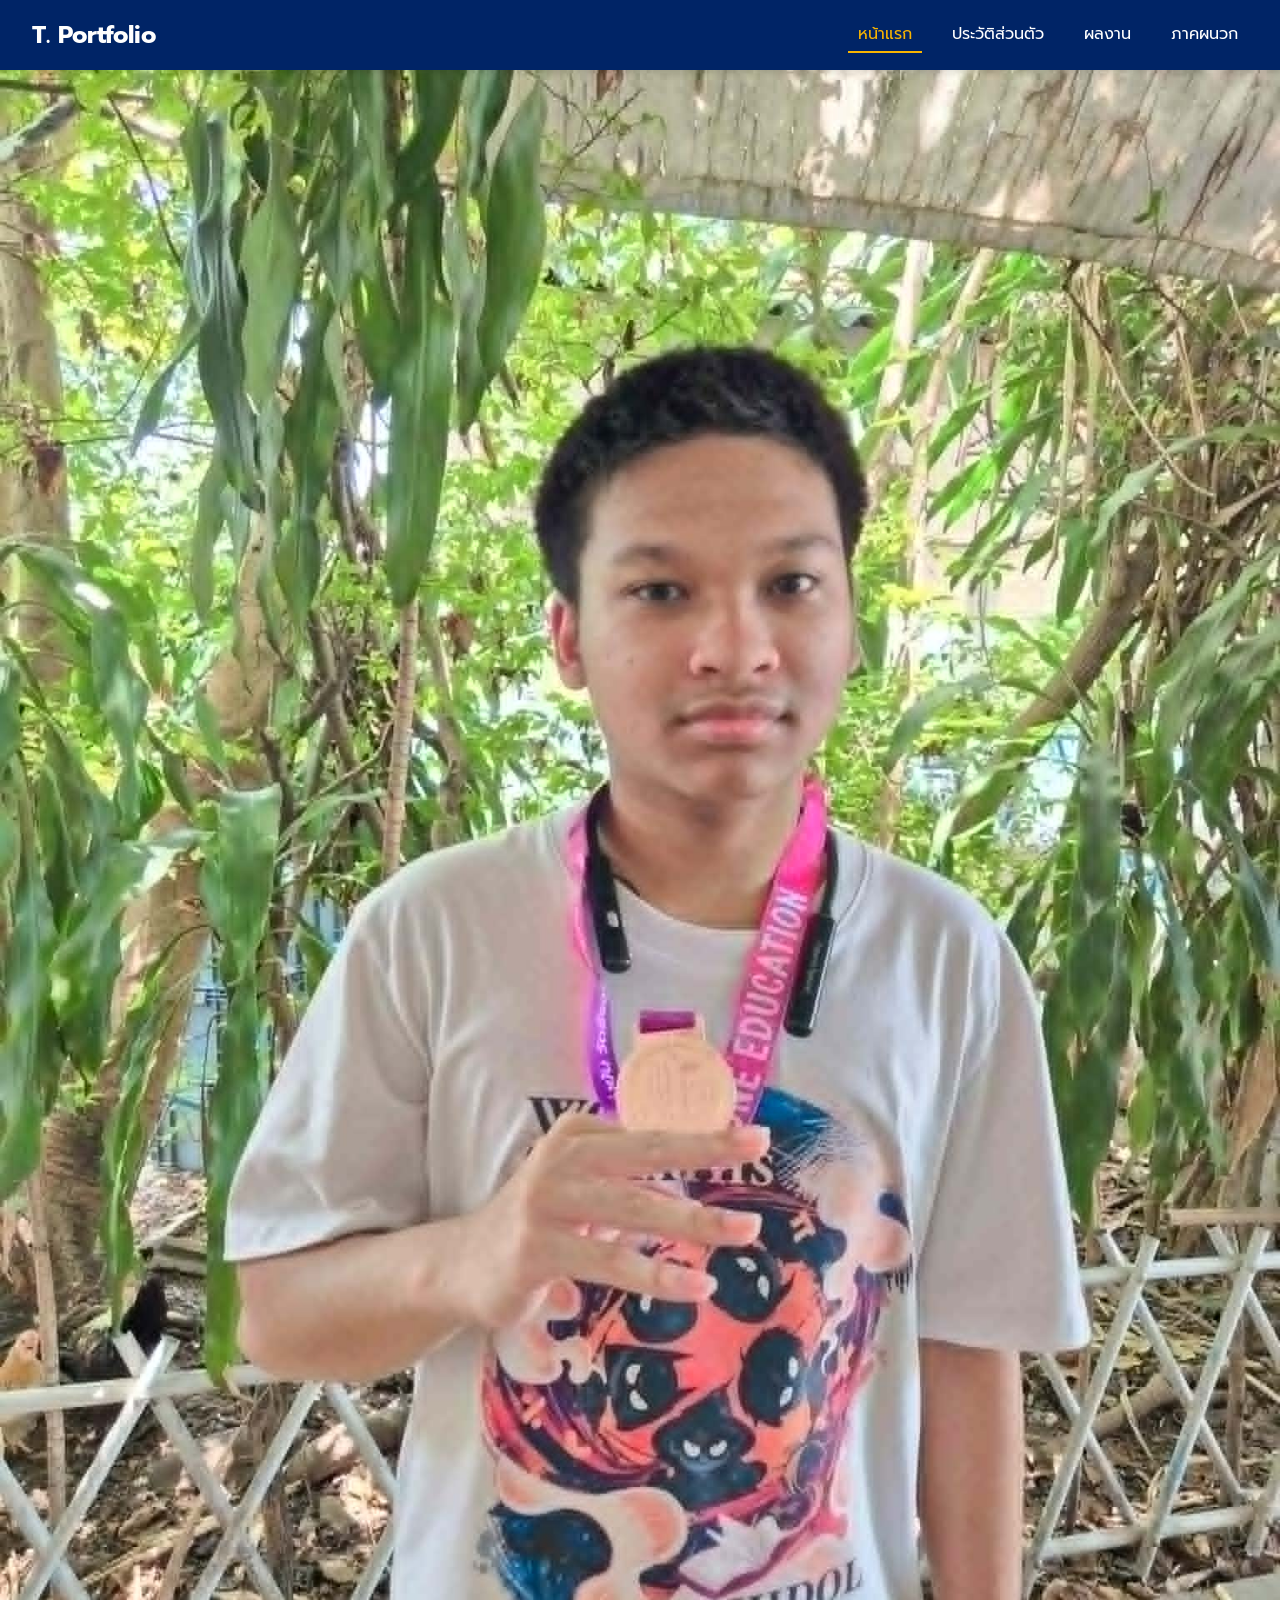
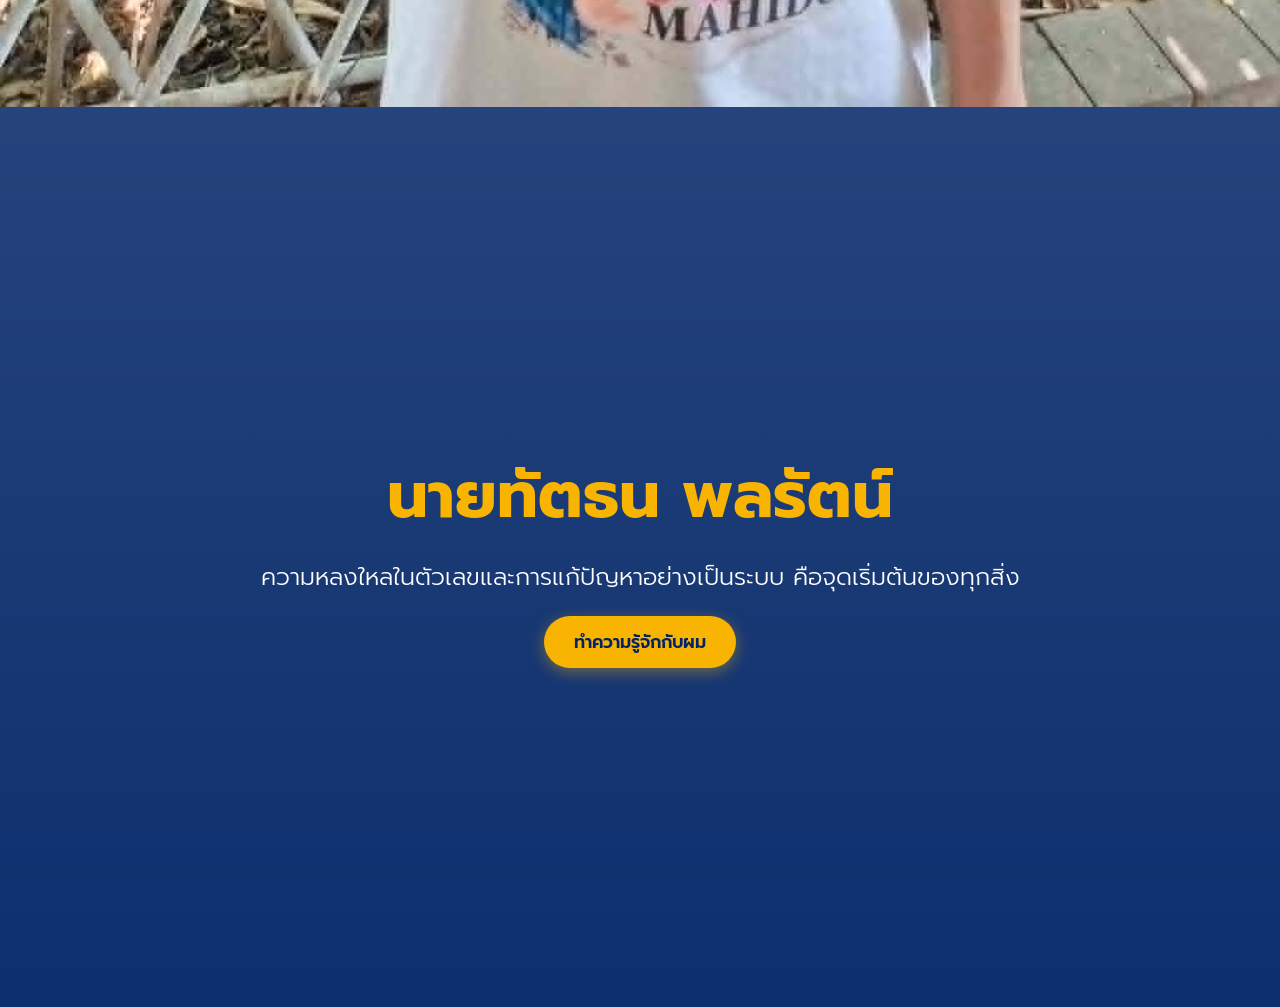
<file: index.html>
<!DOCTYPE html>
<html lang="th">
<head>
    <meta charset="UTF-8">
    <meta name="viewport" content="width=device-width, initial-scale=1.0">
    <title>หน้าหลัก | ทัตธน พลรัตน์</title>
    <link href="https://fonts.googleapis.com/css2?family=Prompt:wght@300;400;600;700&display=swap" rel="stylesheet">
    <link rel="stylesheet" href="style.css">
</head>
<body>
<img src="fb2bef17-d25b-4fed-9630-d12c3e88fe72.jfif">

    <nav>
        <a href="index.html" class="logo">T. Portfolio</a>
        <ul>
            <li><a href="index.html" class="active">หน้าแรก</a></li>
            <li><a href="about.html">ประวัติส่วนตัว</a></li>
            <li><a href="portfolio.html">ผลงาน</a></li>
            <li><a href="appendix.html">ภาคผนวก</a></li>
        </ul>
    </nav>

    <header class="hero">
        <h1>นายทัตธน พลรัตน์</h1>
        <h2>ความหลงใหลในตัวเลขและการแก้ปัญหาอย่างเป็นระบบ คือจุดเริ่มต้นของทุกสิ่ง</h2>
        <a href="about.html" class="btn">ทำความรู้จักกับผม</a>
    </header>

</body>
</html>
</file>
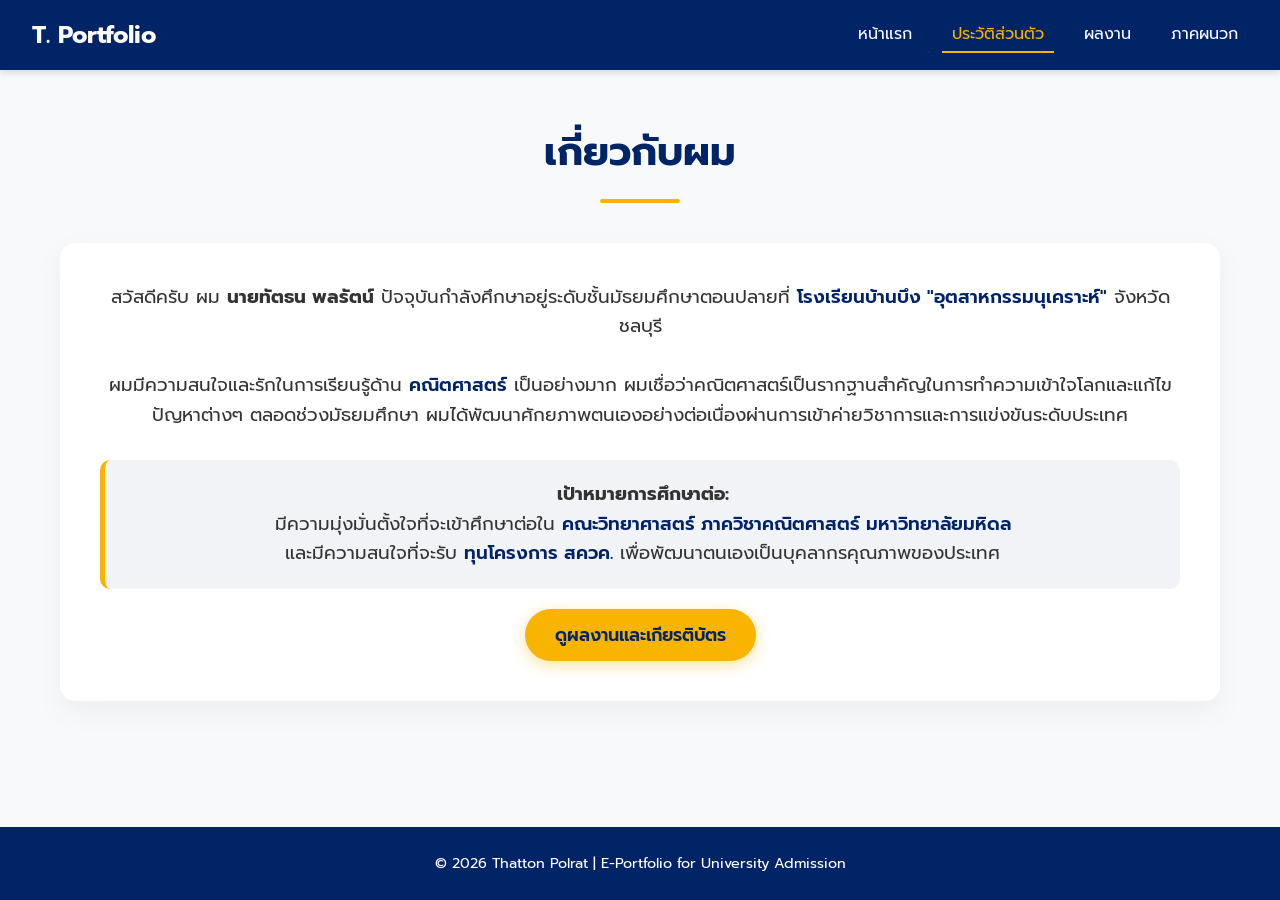
<file: about.html>
<!DOCTYPE html>
<html lang="th">
<head>
    <meta charset="UTF-8">
    <meta name="viewport" content="width=device-width, initial-scale=1.0">
    <title>ประวัติส่วนตัว | ทัตธน พลรัตน์</title>
    <link href="https://fonts.googleapis.com/css2?family=Prompt:wght@300;400;600;700&display=swap" rel="stylesheet">
    <link rel="stylesheet" href="style.css">
</head>
<body>

    <nav>
        <a href="index.html" class="logo">T. Portfolio</a>
        <ul>
            <li><a href="index.html">หน้าแรก</a></li>
            <li><a href="about.html" class="active">ประวัติส่วนตัว</a></li>
            <li><a href="portfolio.html">ผลงาน</a></li>
            <li><a href="appendix.html">ภาคผนวก</a></li>
        </ul>
    </nav>

    <main class="page-content">
        <h2 class="section-title">เกี่ยวกับผม</h2>
        <div class="about-grid">
            <p>สวัสดีครับ ผม <strong>นายทัตธน พลรัตน์</strong> ปัจจุบันกำลังศึกษาอยู่ระดับชั้นมัธยมศึกษาตอนปลายที่ <span class="highlight">โรงเรียนบ้านบึง "อุตสาหกรรมนุเคราะห์"</span> จังหวัดชลบุรี</p>
            <br>
            <p>ผมมีความสนใจและรักในการเรียนรู้ด้าน <span class="highlight">คณิตศาสตร์</span> เป็นอย่างมาก ผมเชื่อว่าคณิตศาสตร์เป็นรากฐานสำคัญในการทำความเข้าใจโลกและแก้ไขปัญหาต่างๆ ตลอดช่วงมัธยมศึกษา ผมได้พัฒนาศักยภาพตนเองอย่างต่อเนื่องผ่านการเข้าค่ายวิชาการและการแข่งขันระดับประเทศ</p>
            
            <div class="target-box">
                <strong>เป้าหมายการศึกษาต่อ:</strong> 
                <br>มีความมุ่งมั่นตั้งใจที่จะเข้าศึกษาต่อใน <span class="highlight">คณะวิทยาศาสตร์ ภาควิชาคณิตศาสตร์ มหาวิทยาลัยมหิดล</span> 
                <br>และมีความสนใจที่จะรับ <span class="highlight">ทุนโครงการ สควค.</span> เพื่อพัฒนาตนเองเป็นบุคลากรคุณภาพของประเทศ
            </div>
            
            <a href="portfolio.html" class="btn">ดูผลงานและเกียรติบัตร</a>
        </div>
    </main>

    <footer>
        <p>&copy; 2026 Thatton Polrat | E-Portfolio for University Admission</p>
    </footer>

</body>
</html>
</file>
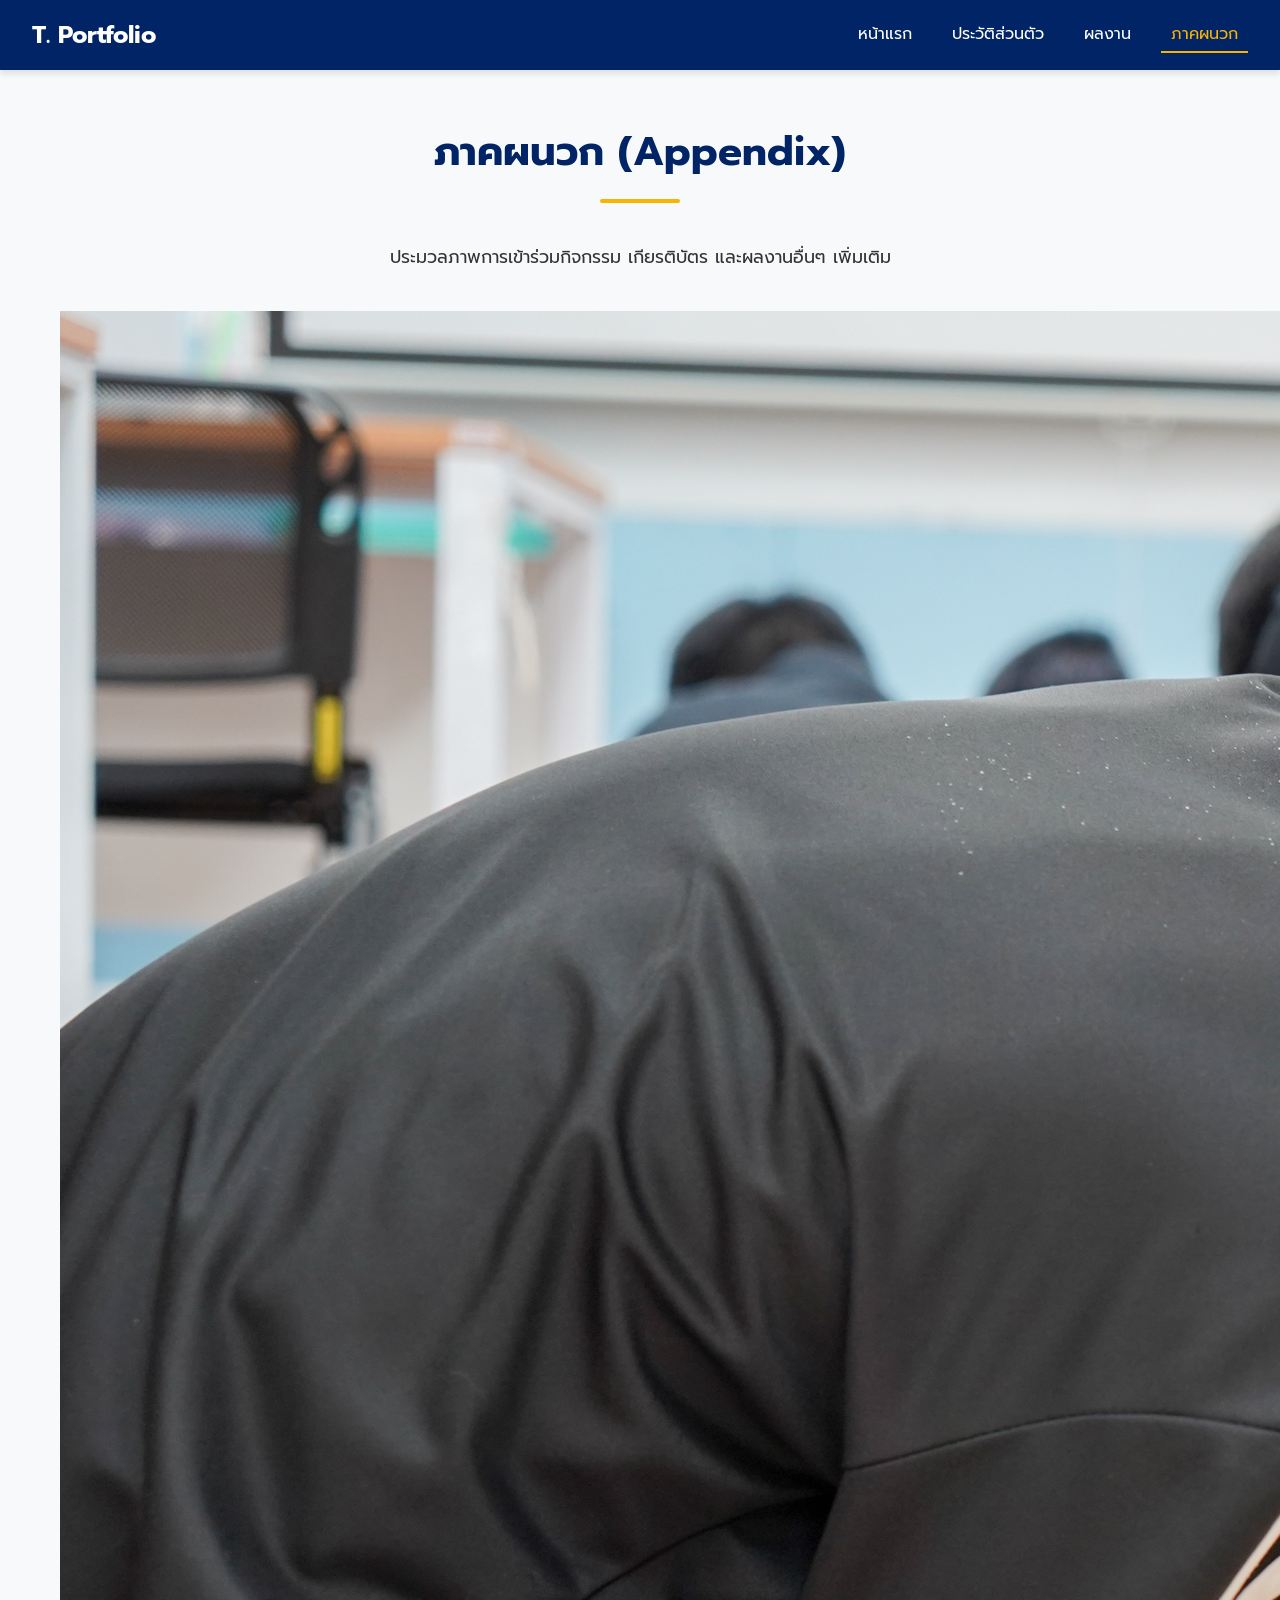
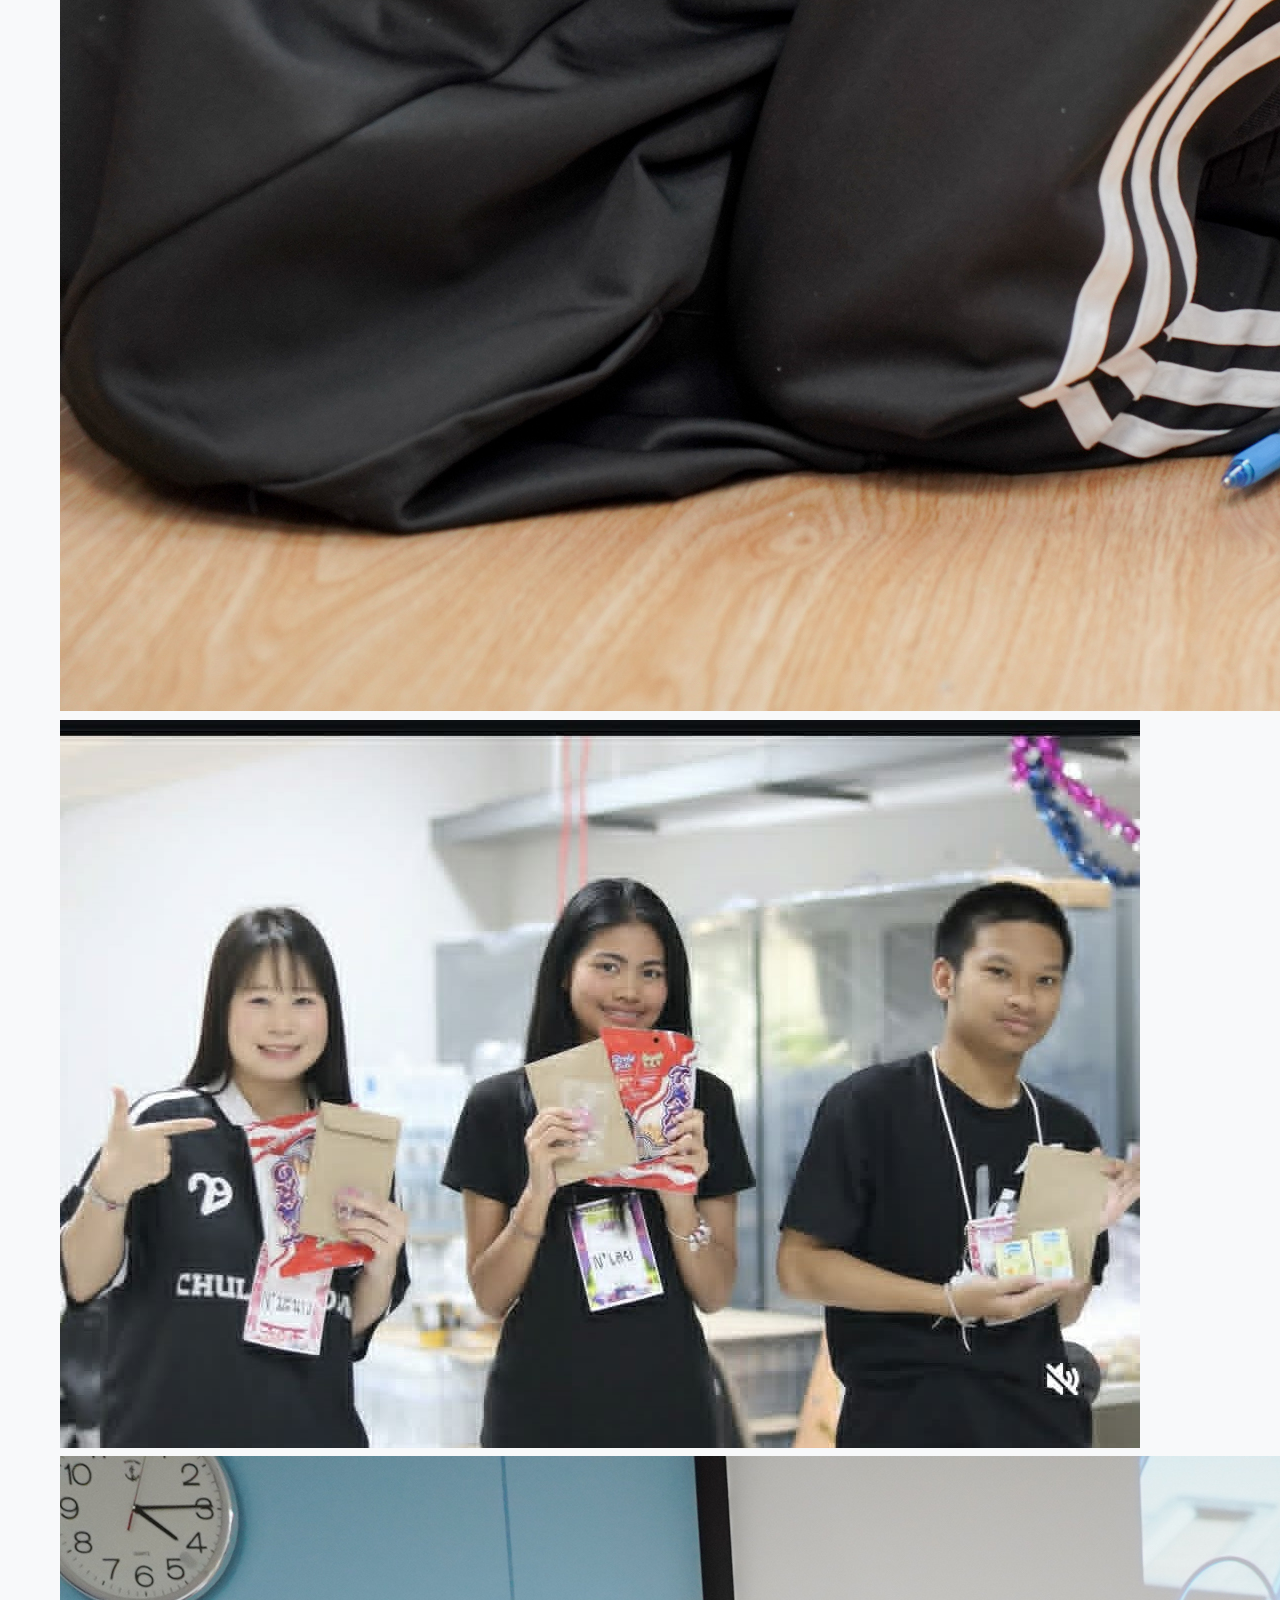
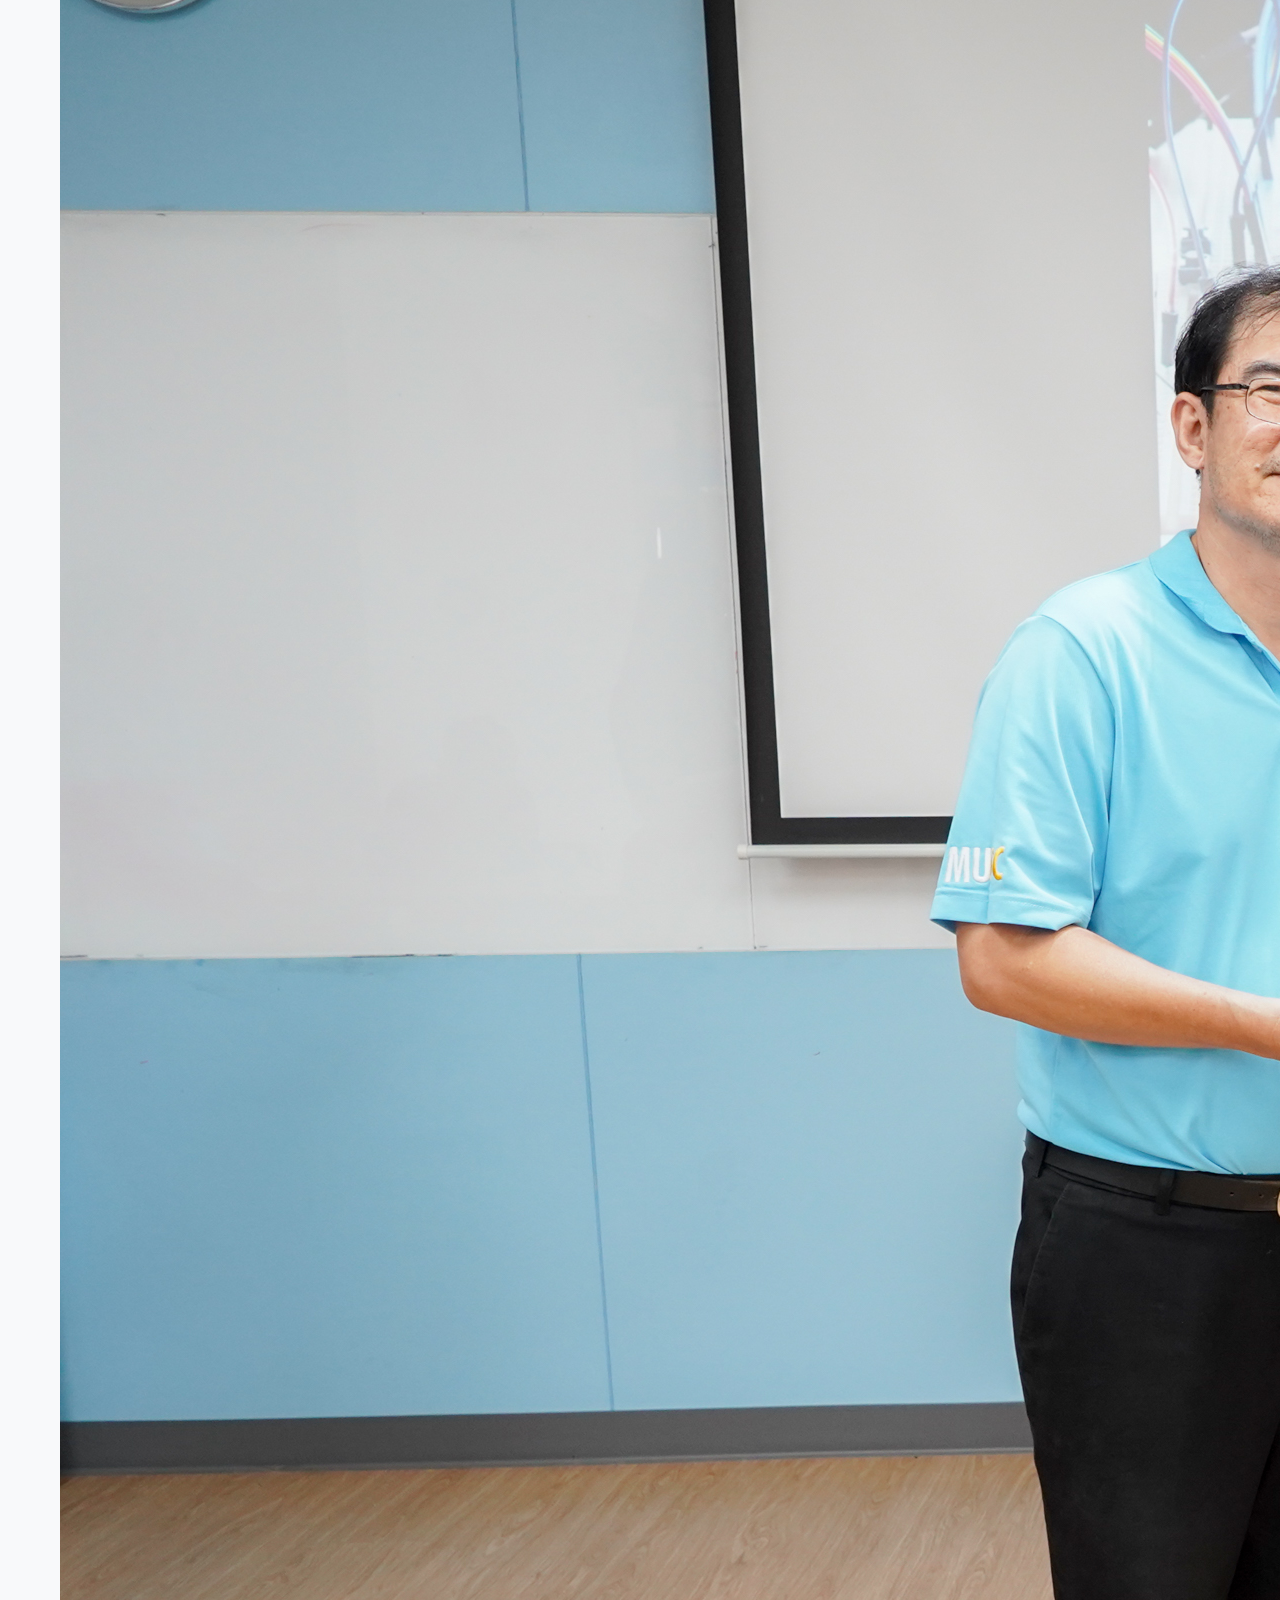
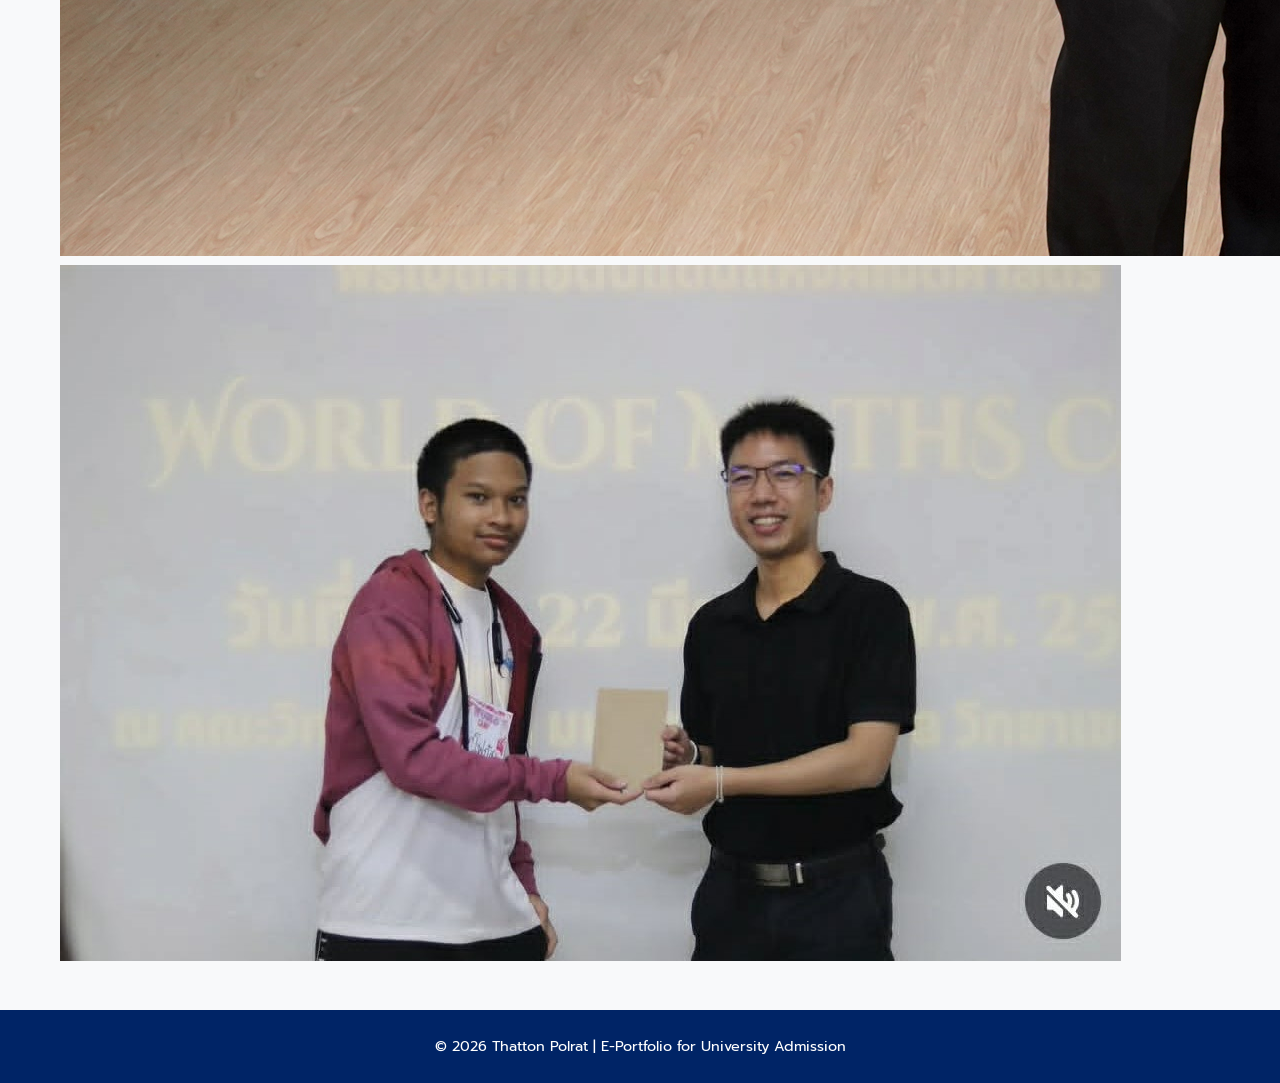
<file: appendix.html>
<!DOCTYPE html>
<html lang="th">
<head>
    <meta charset="UTF-8">
    <meta name="viewport" content="width=device-width, initial-scale=1.0">
    <title>ภาคผนวก | ทัตธน พลรัตน์</title>
    <link href="https://fonts.googleapis.com/css2?family=Prompt:wght@300;400;600;700&display=swap" rel="stylesheet">
    <link rel="stylesheet" href="style.css">
</head>
<body>

    <!-- Navbar -->
    <nav>
        <a href="index.html" class="logo">T. Portfolio</a>
        <ul>
            <li><a href="index.html">หน้าแรก</a></li>
            <li><a href="about.html">ประวัติส่วนตัว</a></li>
            <li><a href="portfolio.html">ผลงาน</a></li>
            <li><a href="appendix.html" class="active">ภาคผนวก</a></li>
        </ul>
    </nav>

    <!-- Content -->
    <main class="page-content">
        <h2 class="section-title">ภาคผนวก (Appendix)</h2>
        <p style="text-align: center; margin-bottom: 40px; font-size: 1.1rem;">
            ประมวลภาพการเข้าร่วมกิจกรรม เกียรติบัตร และผลงานอื่นๆ เพิ่มเติม
        </p>
        
        <div class="gallery-grid">
            
            <!-- รูปที่ 1 -->
            <div class="gallery-item">
                <img src="DSC01305.jpg" alt="รูปกิจกรรม 1">
            </div>

            <!-- รูปที่ 2 -->
            <div class="gallery-item">
                <img src="ad891737-0f20-4164-b4d0-5536fcf193d1.jpg" alt="รูปกิจกรรม 2">
            </div>

            <!-- รูปที่ 3 -->
            <div class="gallery-item">
                <img src="DSC01405 (1).jpg" alt="รูปกิจกรรม 3">
            </div>

            <!-- รูปที่ 4 -->
            <div class="gallery-item">
                <img src="d4bf4414-b67f-49a6-8ee9-bbfc1976ecda.jpg" alt="รูปกิจกรรม 4">
            </div>

           
        </div>
    </main>

    <!-- Footer -->
    <footer>
        <p>&copy; 2026 Thatton Polrat | E-Portfolio for University Admission</p>
    </footer>

</body>
</html>
</file>
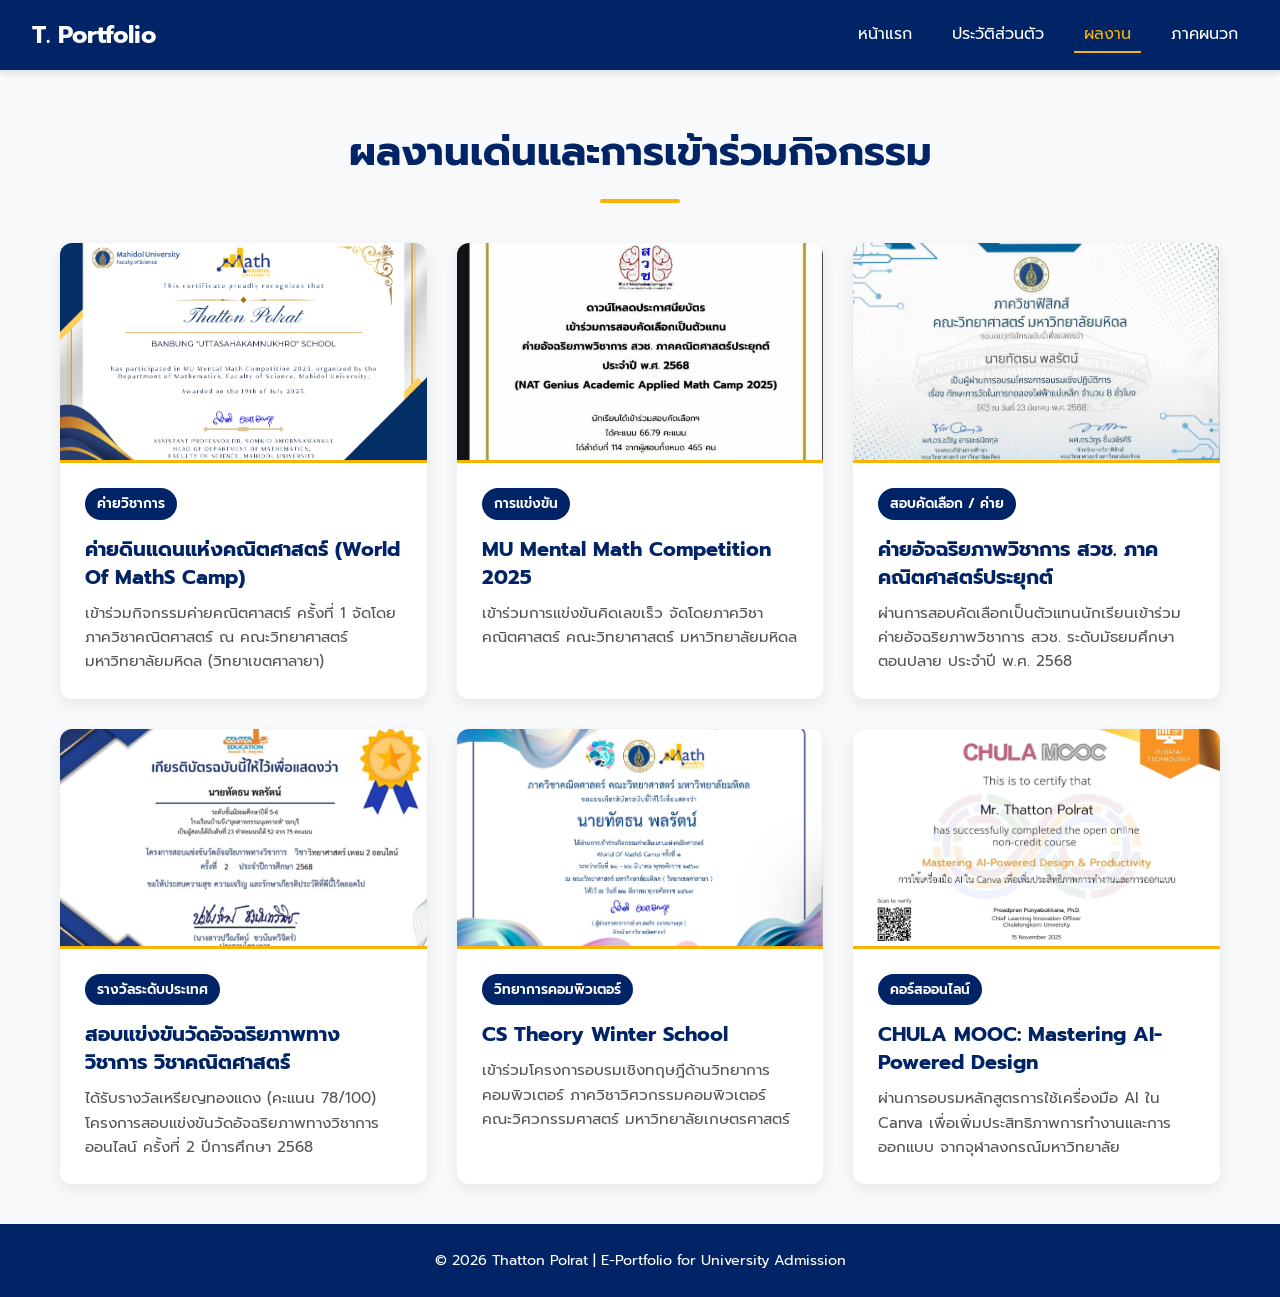
<file: portfolio.html>
<!DOCTYPE html>
<html lang="th">
<head>
    <meta charset="UTF-8">
    <meta name="viewport" content="width=device-width, initial-scale=1.0">
    <title>ผลงาน | ทัตธน พลรัตน์</title>
    <link href="https://fonts.googleapis.com/css2?family=Prompt:wght@300;400;600;700&display=swap" rel="stylesheet">
    <link rel="stylesheet" href="style.css">
</head>
<body>

    <nav>
        <a href="index.html" class="logo">T. Portfolio</a>
        <ul>
            <li><a href="index.html">หน้าแรก</a></li>
            <li><a href="about.html">ประวัติส่วนตัว</a></li>
            <li><a href="portfolio.html" class="active">ผลงาน</a></li>
            <li><a href="appendix.html">ภาคผนวก</a></li>
        </ul>
    </nav>

    <main class="page-content">
        <h2 class="section-title">ผลงานเด่นและการเข้าร่วมกิจกรรม</h2>
        <div class="portfolio-grid">
            
            <!-- เปลี่ยนรูปภาพตรง src="..." เป็นไฟล์รูปของคุณได้เลย -->
            
            <div class="card">
                <img src="Mu.jpg" alt="ค่ายคณิตศาสตร์ มหิดล">
                <div class="card-body">
                    <span class="tag">ค่ายวิชาการ</span>
                    <h3>ค่ายดินแดนแห่งคณิตศาสตร์ (World Of MathS Camp)</h3>
                    <p>เข้าร่วมกิจกรรมค่ายคณิตศาสตร์ ครั้งที่ 1 จัดโดยภาควิชาคณิตศาสตร์ ณ คณะวิทยาศาสตร์ มหาวิทยาลัยมหิดล (วิทยาเขตศาลายา)</p>
                </div>
            </div>

            <div class="card">
                <img src="Untitled.jpg" alt="MU Mental Math">
                <div class="card-body">
                    <span class="tag">การแข่งขัน</span>
                    <h3>MU Mental Math Competition 2025</h3>
                    <p>เข้าร่วมการแข่งขันคิดเลขเร็ว จัดโดยภาควิชาคณิตศาสตร์ คณะวิทยาศาสตร์ มหาวิทยาลัยมหิดล</p>
                </div>
            </div>

            <div class="card">
                <img src="96935.jpg" alt="สวช. คณิตศาสตร์ประยุกต์">
                <div class="card-body">
                    <span class="tag">สอบคัดเลือก / ค่าย</span>
                    <h3>ค่ายอัจฉริยภาพวิชาการ สวช. ภาคคณิตศาสตร์ประยุกต์</h3>
                    <p>ผ่านการสอบคัดเลือกเป็นตัวแทนนักเรียนเข้าร่วมค่ายอัจฉริยภาพวิชาการ สวช. ระดับมัธยมศึกษาตอนปลาย ประจำปี พ.ศ. 2568</p>
                </div>
            </div>

            <div class="card">
                <img src="Science.jfif" alt="เหรียญทองแดง คณิตศาสตร์">
                <div class="card-body">
                    <span class="tag">รางวัลระดับประเทศ</span>
                    <h3>สอบแข่งขันวัดอัจฉริยภาพทางวิชาการ วิชาคณิตศาสตร์</h3>
                    <p>ได้รับรางวัลเหรียญทองแดง (คะแนน 78/100) โครงการสอบแข่งขันวัดอัจฉริยภาพทางวิชาการออนไลน์ ครั้งที่ 2 ปีการศึกษา 2568</p>
                </div>
            </div>

            <div class="card">
                <img src="Mahidol.jfif">
                <div class="card-body">
                    <span class="tag">วิทยาการคอมพิวเตอร์</span>
                    <h3>CS Theory Winter School</h3>
                    <p>เข้าร่วมโครงการอบรมเชิงทฤษฎีด้านวิทยาการคอมพิวเตอร์ ภาควิชาวิศวกรรมคอมพิวเตอร์ คณะวิศวกรรมศาสตร์ มหาวิทยาลัยเกษตรศาสตร์</p>
                </div>
            </div>

            <div class="card">
                <img src="CHULA.jfif">
                <div class="card-body">
                    <span class="tag">คอร์สออนไลน์</span>
                    <h3>CHULA MOOC: Mastering AI-Powered Design</h3>
                    <p>ผ่านการอบรมหลักสูตรการใช้เครื่องมือ AI ใน Canva เพื่อเพิ่มประสิทธิภาพการทำงานและการออกแบบ จากจุฬาลงกรณ์มหาวิทยาลัย</p>
                </div>
            </div>

        </div>
    </main>

    <footer>
        <p>&copy; 2026 Thatton Polrat | E-Portfolio for University Admission</p>
    </footer>

</body>
</html>
</file>
<file: style.css>
:root {
    --primary-color: #002466; /* สีน้ำเงินมหิดล */
    --secondary-color: #F8B400; /* สีเหลืองทอง */
    --bg-color: #F8F9FA;
    --text-color: #333333;
}

* {
    margin: 0;
    padding: 0;
    box-sizing: border-box;
    font-family: 'Prompt', sans-serif;
}

body {
    background-color: var(--bg-color);
    color: var(--text-color);
    line-height: 1.6;
    display: flex;
    flex-direction: column;
    min-height: 100vh;
}

/* Navbar */
nav {
    background-color: var(--primary-color);
    padding: 1rem 2rem;
    position: fixed;
    width: 100%;
    top: 0;
    z-index: 1000;
    display: flex;
    justify-content: space-between;
    align-items: center;
    box-shadow: 0 4px 6px rgba(0,0,0,0.1);
}

nav .logo {
    color: white;
    font-size: 1.5rem;
    font-weight: 700;
    text-decoration: none;
}

nav ul {
    list-style: none;
    display: flex;
    gap: 20px;
}

nav ul li a {
    color: white;
    text-decoration: none;
    font-weight: 400;
    padding: 5px 10px;
    transition: all 0.3s;
}

nav ul li a:hover, nav ul li a.active {
    color: var(--secondary-color);
    border-bottom: 2px solid var(--secondary-color);
}

/* ปุ่มทั่วไป */
.btn {
    padding: 12px 30px;
    background-color: var(--secondary-color);
    color: var(--primary-color);
    text-decoration: none;
    font-weight: 600;
    border-radius: 30px;
    font-size: 1.1rem;
    transition: all 0.3s;
    box-shadow: 0 4px 15px rgba(248, 180, 0, 0.4);
    display: inline-block;
    margin-top: 20px;
}

.btn:hover {
    background-color: #fff;
    transform: translateY(-3px);
    box-shadow: 0 6px 20px rgba(255, 255, 255, 0.4);
}

/* Container สำหรับหน้าย่อย */
.page-content {
    margin-top: 80px; /* เว้นที่ให้ Navbar */
    flex-grow: 1;
    max-width: 1200px;
    margin-left: auto;
    margin-right: auto;
    padding: 40px 20px;
    width: 100%;
}

.section-title {
    text-align: center;
    font-size: 2.5rem;
    color: var(--primary-color);
    margin-bottom: 40px;
    position: relative;
}

.section-title::after {
    content: '';
    width: 80px;
    height: 4px;
    background-color: var(--secondary-color);
    display: block;
    margin: 15px auto 0;
    border-radius: 2px;
}

/* Footer */
footer {
    text-align: center;
    padding: 25px;
    background: var(--primary-color);
    color: white;
    font-size: 0.9rem;
    margin-top: auto; /* ดันให้อยู่ล่างสุดเสมอ */
}

/* Hero Section (เฉพาะหน้าแรก) */
header.hero {
    height: 100vh;
    display: flex;
    flex-direction: column;
    justify-content: center;
    align-items: center;
    text-align: center;
    background: linear-gradient(rgba(0, 36, 102, 0.85), rgba(0, 36, 102, 0.95)), url('https://images.unsplash.com/photo-1635070041078-e363dbe005cb?ixlib=rb-4.0.3&auto=format&fit=crop&w=1920&q=80') center/cover;
    color: white;
    padding: 0 20px;
}

header.hero h1 {
    font-size: 4rem;
    margin-bottom: 10px;
    color: var(--secondary-color);
}

header.hero h2 {
    font-size: 1.5rem;
    font-weight: 300;
    max-width: 800px;
}

/* หน้า About */
.about-grid {
    background: white;
    padding: 40px;
    border-radius: 15px;
    box-shadow: 0 10px 30px rgba(0,0,0,0.05);
    text-align: center;
    font-size: 1.15rem;
}
.highlight {
    color: var(--primary-color);
    font-weight: 600;
}
.target-box {
    background: rgba(0, 36, 102, 0.05);
    padding: 20px;
    border-radius: 10px;
    border-left: 5px solid var(--secondary-color);
    margin-top: 30px;
}

/* หน้า Portfolio */
.portfolio-grid {
    display: grid;
    grid-template-columns: repeat(auto-fit, minmax(320px, 1fr));
    gap: 30px;
}
.card {
    background: white;
    border-radius: 12px;
    overflow: hidden;
    box-shadow: 0 5px 15px rgba(0,0,0,0.08);
    transition: all 0.3s ease;
    display: flex;
    flex-direction: column;
}
.card:hover {
    transform: translateY(-10px);
    box-shadow: 0 15px 30px rgba(0,0,0,0.15);
}
.card img {
    width: 100%;
    height: 220px;
    object-fit: cover;
    border-bottom: 3px solid var(--secondary-color);
}
.card-body {
    padding: 25px;
    flex-grow: 1;
    display: flex;
    flex-direction: column;
}
.tag {
    align-self: flex-start;
    background: var(--primary-color);
    color: white;
    padding: 5px 12px;
    border-radius: 20px;
    font-size: 0.85rem;
    margin-bottom: 15px;
    font-weight: 600;
}
.card-body h3 {
    color: var(--primary-color);
    margin-bottom: 10px;
    font-size: 1.25rem;
    line-height: 1.4;
}
.card-body p {
    font-size: 0.95rem;
    color: #555;
}

/* Responsive */
@media (max-width: 768px) {
    header.hero h1 { font-size: 2.5rem; }
    nav ul { gap: 10px; }
}
</file>
